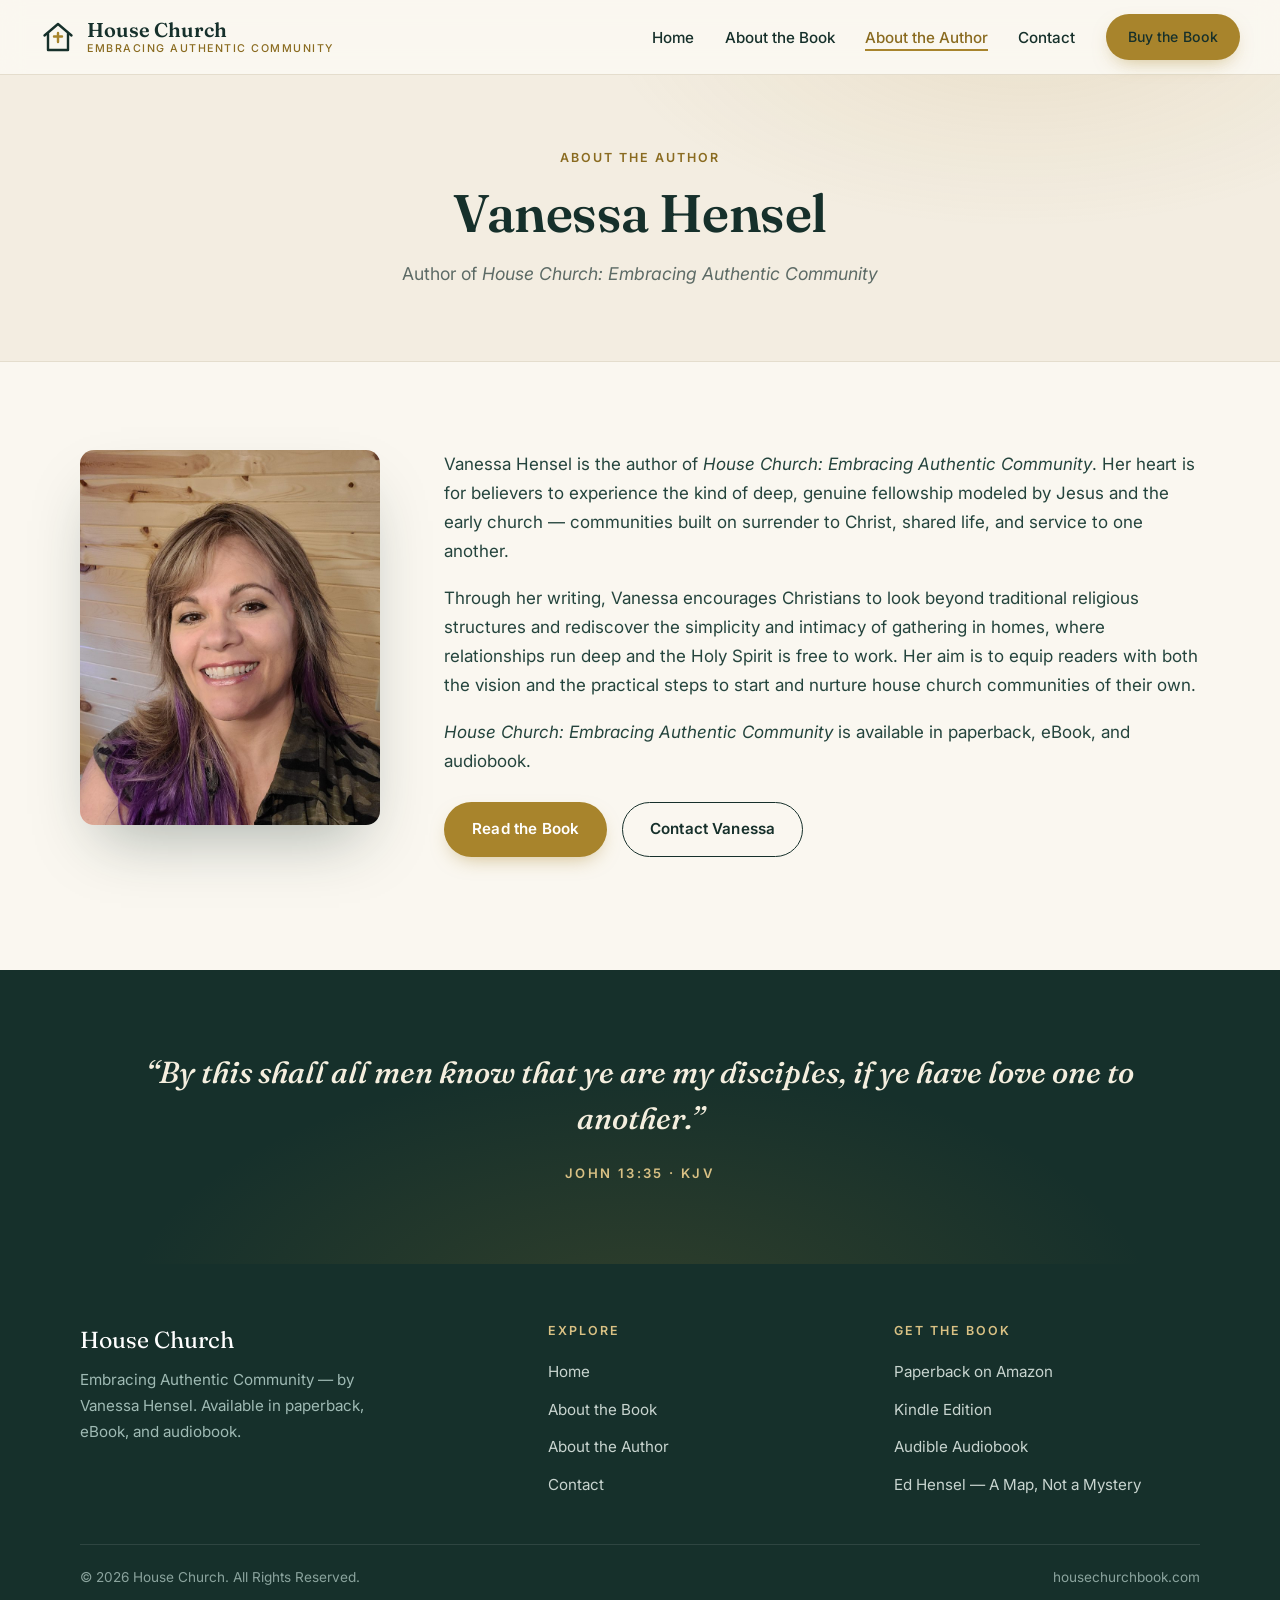
<file: about-the-author.html>
<!DOCTYPE html>
<html lang="en">
<head>
  <meta charset="UTF-8" />
  <meta name="viewport" content="width=device-width, initial-scale=1" />
  <title>About the Author — Vanessa Hensel</title>
  <meta name="description" content="About Vanessa Hensel, author of House Church: Embracing Authentic Community." />
  <link rel="icon" href="data:image/svg+xml,%3Csvg xmlns='http://www.w3.org/2000/svg' viewBox='0 0 36 36'%3E%3Cpath d='M4.5 16.5 18 5l13.5 11.5' fill='none' stroke='%2316302b' stroke-width='3' stroke-linecap='round' stroke-linejoin='round'/%3E%3Cpath d='M8 14.5V31h20V14.5' fill='none' stroke='%2316302b' stroke-width='3' stroke-linecap='round' stroke-linejoin='round'/%3E%3Cpath d='M18 14v9M14 17.5h8' fill='none' stroke='%23a8842c' stroke-width='3' stroke-linecap='round'/%3E%3C/svg%3E" />
  <link rel="preconnect" href="https://fonts.googleapis.com" />
  <link rel="preconnect" href="https://fonts.gstatic.com" crossorigin />
  <link href="https://fonts.googleapis.com/css2?family=Fraunces:ital,opsz,wght@0,9..144,500;0,9..144,600;1,9..144,500&family=Inter:wght@400;500;600&display=swap" rel="stylesheet" />
  <link rel="stylesheet" href="styles.css" />
</head>
<body>
  <header class="site-header">
    <nav class="nav">
      <a class="brand" href="index.html" aria-label="House Church — home">
        <svg width="36" height="36" viewBox="0 0 36 36" aria-hidden="true">
          <path d="M4.5 16.5 18 5l13.5 11.5" fill="none" stroke="#16302b" stroke-width="2.4" stroke-linecap="round" stroke-linejoin="round"/>
          <path d="M8 14.5V31h20V14.5" fill="none" stroke="#16302b" stroke-width="2.4" stroke-linecap="round" stroke-linejoin="round"/>
          <path d="M18 14v9M14 17.5h8" fill="none" stroke="#a8842c" stroke-width="2.4" stroke-linecap="round"/>
        </svg>
        <span class="brand-text">House Church<small>Embracing Authentic Community</small></span>
      </a>
      <button class="nav-toggle" aria-label="Open menu" aria-expanded="false"><span></span><span></span><span></span></button>
      <ul class="nav-links">
        <li><a href="index.html">Home</a></li>
        <li><a href="about-the-book.html">About the Book</a></li>
        <li><a href="about-the-author.html" class="active">About the Author</a></li>
        <li><a href="contact.html">Contact</a></li>
        <li class="nav-cta"><a class="btn btn-primary" href="https://www.amazon.com/dp/B0C9S1WPQV" target="_blank" rel="noopener">Buy the Book</a></li>
      </ul>
    </nav>
  </header>

  <main>
    <!-- Page hero -->
    <section class="page-hero">
      <div class="container">
        <span class="kicker">About the Author</span>
        <h1>Vanessa Hensel</h1>
        <p>Author of <em>House Church: Embracing Authentic Community</em></p>
      </div>
    </section>

    <!-- Bio -->
    <section class="section">
      <div class="container author-grid">
        <div>
          <!-- To add a photo: place author.jpg in the site folder. It will replace the monogram automatically. -->
          <img class="author-photo" src="author.jpg" alt="Vanessa Hensel"
               onerror="this.style.display='none';var f=document.getElementById('authorFallback');if(f)f.style.display='flex';" />
          <div class="author-photo-fallback" id="authorFallback" style="display:none;">VH</div>
        </div>
        <div>
          <p>Vanessa Hensel is the author of <em>House Church: Embracing Authentic Community</em>. Her heart is for believers to experience the kind of deep, genuine fellowship modeled by Jesus and the early church — communities built on surrender to Christ, shared life, and service to one another.</p>
          <p>Through her writing, Vanessa encourages Christians to look beyond traditional religious structures and rediscover the simplicity and intimacy of gathering in homes, where relationships run deep and the Holy Spirit is free to work. Her aim is to equip readers with both the vision and the practical steps to start and nurture house church communities of their own.</p>
          <!-- Ed: add Vanessa's personal bio details here (background, ministry, family, where she lives, etc.). -->
          <p><em>House Church: Embracing Authentic Community</em> is available in paperback, eBook, and audiobook.</p>
          <div class="hero-actions" style="margin-top:1.6rem;">
            <a class="btn btn-primary" href="https://www.amazon.com/dp/B0C9S1WPQV" target="_blank" rel="noopener">Read the Book</a>
            <a class="btn btn-outline" href="contact.html">Contact Vanessa</a>
          </div>
        </div>
      </div>
    </section>

    <!-- Scripture band -->
    <section class="quote-band">
      <div class="container">
        <blockquote>
          &ldquo;By this shall all men know that ye are my disciples, if ye have love one to another.&rdquo;
          <cite>John 13:35 &middot; KJV</cite>
        </blockquote>
      </div>
    </section>
  </main>

  <footer class="site-footer">
    <div class="container footer-grid">
      <div>
        <div class="footer-brand">House Church</div>
        <p class="footer-tag">Embracing Authentic Community — by Vanessa Hensel. Available in paperback, eBook, and audiobook.</p>
      </div>
      <div>
        <div class="footer-head">Explore</div>
        <ul class="footer-links">
          <li><a href="index.html">Home</a></li>
          <li><a href="about-the-book.html">About the Book</a></li>
          <li><a href="about-the-author.html">About the Author</a></li>
          <li><a href="contact.html">Contact</a></li>
        </ul>
      </div>
      <div>
        <div class="footer-head">Get the Book</div>
        <ul class="footer-links">
          <li><a href="https://www.amazon.com/dp/B0C9S1WPQV" target="_blank" rel="noopener">Paperback on Amazon</a></li>
          <li><a href="https://www.amazon.com/dp/B0C9S1WPQV" target="_blank" rel="noopener">Kindle Edition</a></li>
          <li><a href="https://www.amazon.com/dp/B0C9S1WPQV" target="_blank" rel="noopener">Audible Audiobook</a></li>
          <li><a href="https://edhensel.com" target="_blank" rel="noopener">Ed Hensel — A Map, Not a Mystery</a></li>
        </ul>
      </div>
    </div>
    <div class="container footer-bottom">
      <span>&copy; <span id="yr"></span> House Church. All Rights Reserved.</span>
      <span>housechurchbook.com</span>
    </div>
  </footer>
  <script src="site.js"></script>
</body>
</html>
</file>
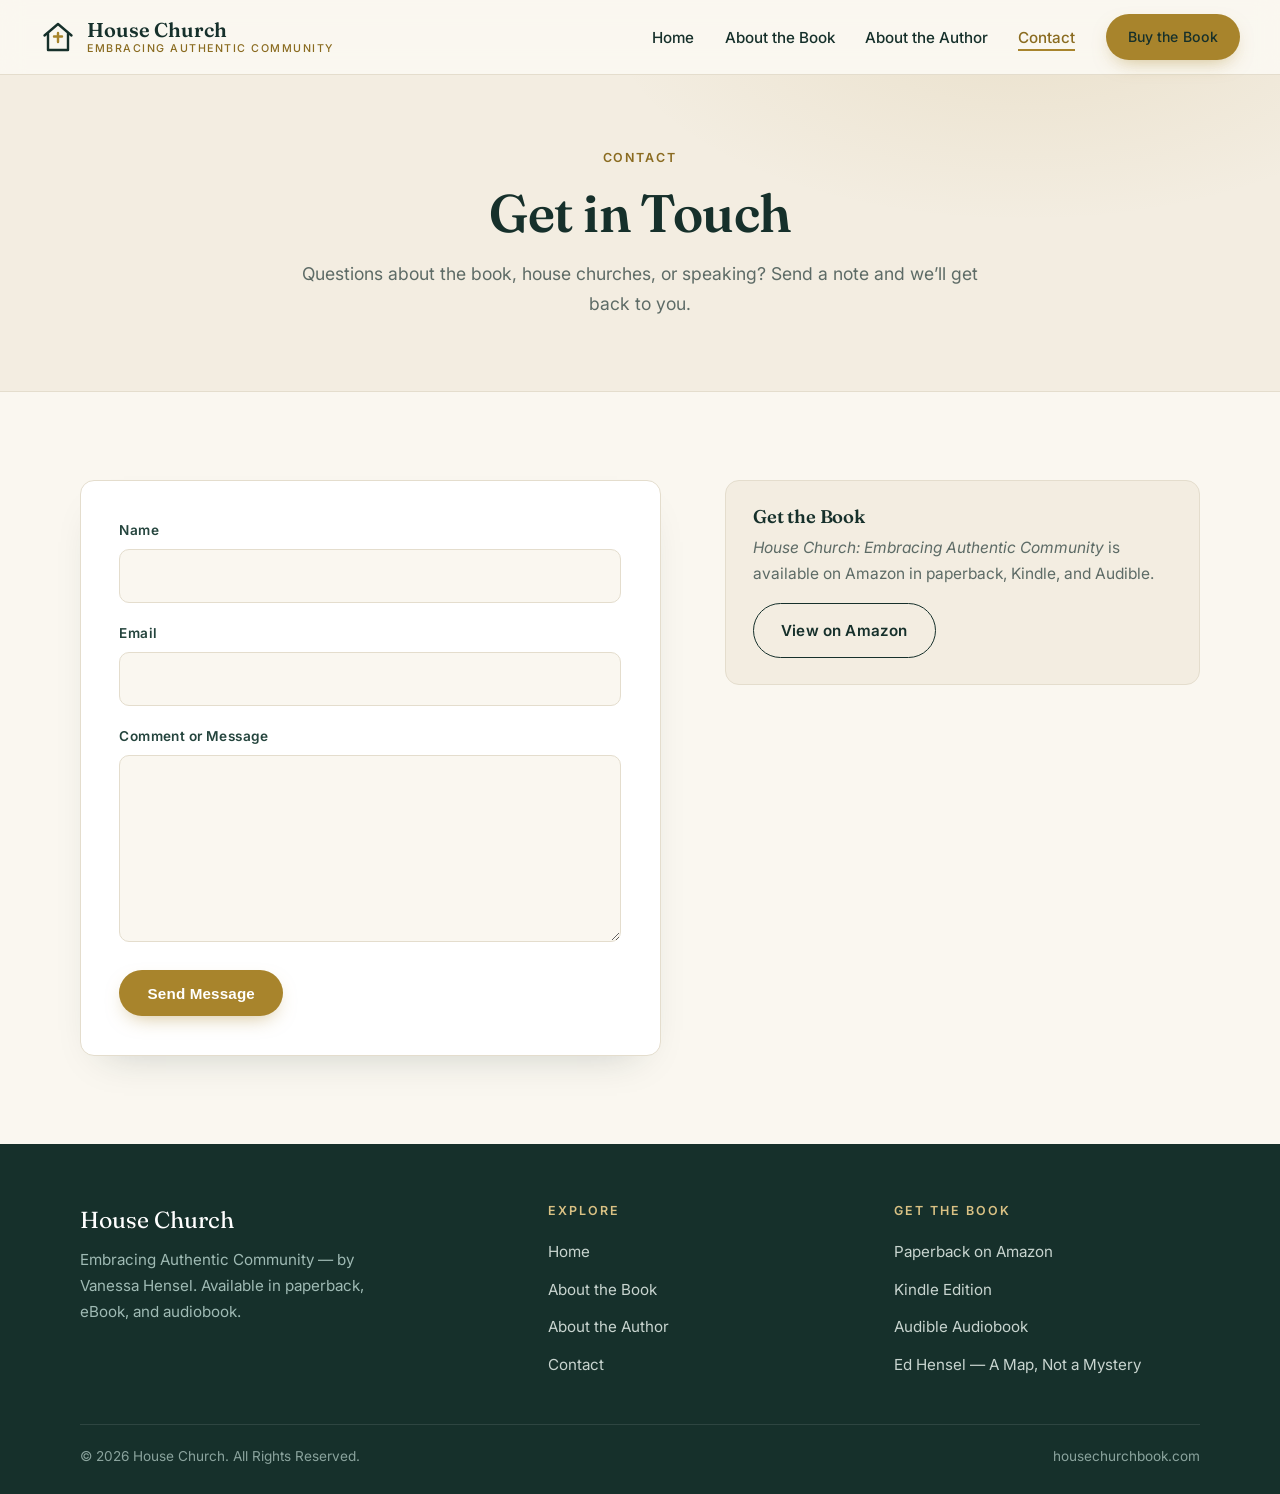
<file: contact.html>
<!DOCTYPE html>
<html lang="en">
<head>
  <meta charset="UTF-8" />
  <meta name="viewport" content="width=device-width, initial-scale=1" />
  <title>Contact — House Church: Embracing Authentic Community</title>
  <meta name="description" content="Get in touch about House Church: Embracing Authentic Community by Vanessa Hensel." />
  <link rel="icon" href="data:image/svg+xml,%3Csvg xmlns='http://www.w3.org/2000/svg' viewBox='0 0 36 36'%3E%3Cpath d='M4.5 16.5 18 5l13.5 11.5' fill='none' stroke='%2316302b' stroke-width='3' stroke-linecap='round' stroke-linejoin='round'/%3E%3Cpath d='M8 14.5V31h20V14.5' fill='none' stroke='%2316302b' stroke-width='3' stroke-linecap='round' stroke-linejoin='round'/%3E%3Cpath d='M18 14v9M14 17.5h8' fill='none' stroke='%23a8842c' stroke-width='3' stroke-linecap='round'/%3E%3C/svg%3E" />
  <link rel="preconnect" href="https://fonts.googleapis.com" />
  <link rel="preconnect" href="https://fonts.gstatic.com" crossorigin />
  <link href="https://fonts.googleapis.com/css2?family=Fraunces:ital,opsz,wght@0,9..144,500;0,9..144,600;1,9..144,500&family=Inter:wght@400;500;600&display=swap" rel="stylesheet" />
  <link rel="stylesheet" href="styles.css" />
</head>
<body>
  <header class="site-header">
    <nav class="nav">
      <a class="brand" href="index.html" aria-label="House Church — home">
        <svg width="36" height="36" viewBox="0 0 36 36" aria-hidden="true">
          <path d="M4.5 16.5 18 5l13.5 11.5" fill="none" stroke="#16302b" stroke-width="2.4" stroke-linecap="round" stroke-linejoin="round"/>
          <path d="M8 14.5V31h20V14.5" fill="none" stroke="#16302b" stroke-width="2.4" stroke-linecap="round" stroke-linejoin="round"/>
          <path d="M18 14v9M14 17.5h8" fill="none" stroke="#a8842c" stroke-width="2.4" stroke-linecap="round"/>
        </svg>
        <span class="brand-text">House Church<small>Embracing Authentic Community</small></span>
      </a>
      <button class="nav-toggle" aria-label="Open menu" aria-expanded="false"><span></span><span></span><span></span></button>
      <ul class="nav-links">
        <li><a href="index.html">Home</a></li>
        <li><a href="about-the-book.html">About the Book</a></li>
        <li><a href="about-the-author.html">About the Author</a></li>
        <li><a href="contact.html" class="active">Contact</a></li>
        <li class="nav-cta"><a class="btn btn-primary" href="https://www.amazon.com/dp/B0C9S1WPQV" target="_blank" rel="noopener">Buy the Book</a></li>
      </ul>
    </nav>
  </header>

  <main>
    <!-- Page hero -->
    <section class="page-hero">
      <div class="container">
        <span class="kicker">Contact</span>
        <h1>Get in Touch</h1>
        <p>Questions about the book, house churches, or speaking? Send a note and we&rsquo;ll get back to you.</p>
      </div>
    </section>

    <section class="section">
      <div class="container contact-grid">
        <div class="contact-card">
          <!-- Form delivery via FormSubmit (free). Messages are emailed to the address below. -->
          <form action="https://formsubmit.co/edthepilot1@gmail.com" method="POST">
            <input type="hidden" name="_subject" value="New message from housechurchbook.com" />
            <input type="hidden" name="_template" value="table" />
            <input type="hidden" name="_next" value="https://housechurchbook.com/thanks.html" />
            <input type="text" name="_honey" style="display:none" tabindex="-1" autocomplete="off" />
            <div class="form-field">
              <label for="name">Name</label>
              <input type="text" id="name" name="name" required />
            </div>
            <div class="form-field">
              <label for="email">Email</label>
              <input type="email" id="email" name="email" required />
            </div>
            <div class="form-field">
              <label for="message">Comment or Message</label>
              <textarea id="message" name="message" rows="6" required></textarea>
            </div>
            <button type="submit" class="btn btn-primary">Send Message</button>
          </form>
        </div>

        <div>
          <div class="aside-card">
            <h3>Get the Book</h3>
            <p><em>House Church: Embracing Authentic Community</em> is available on Amazon in paperback, Kindle, and Audible.</p>
            <a class="btn btn-outline" href="https://www.amazon.com/dp/B0C9S1WPQV" target="_blank" rel="noopener">View on Amazon</a>
          </div>
        </div>
      </div>
    </section>
  </main>

  <footer class="site-footer">
    <div class="container footer-grid">
      <div>
        <div class="footer-brand">House Church</div>
        <p class="footer-tag">Embracing Authentic Community — by Vanessa Hensel. Available in paperback, eBook, and audiobook.</p>
      </div>
      <div>
        <div class="footer-head">Explore</div>
        <ul class="footer-links">
          <li><a href="index.html">Home</a></li>
          <li><a href="about-the-book.html">About the Book</a></li>
          <li><a href="about-the-author.html">About the Author</a></li>
          <li><a href="contact.html">Contact</a></li>
        </ul>
      </div>
      <div>
        <div class="footer-head">Get the Book</div>
        <ul class="footer-links">
          <li><a href="https://www.amazon.com/dp/B0C9S1WPQV" target="_blank" rel="noopener">Paperback on Amazon</a></li>
          <li><a href="https://www.amazon.com/dp/B0C9S1WPQV" target="_blank" rel="noopener">Kindle Edition</a></li>
          <li><a href="https://www.amazon.com/dp/B0C9S1WPQV" target="_blank" rel="noopener">Audible Audiobook</a></li>
          <li><a href="https://edhensel.com" target="_blank" rel="noopener">Ed Hensel — A Map, Not a Mystery</a></li>
        </ul>
      </div>
    </div>
    <div class="container footer-bottom">
      <span>&copy; <span id="yr"></span> House Church. All Rights Reserved.</span>
      <span>housechurchbook.com</span>
    </div>
  </footer>
  <script src="site.js"></script>
</body>
</html>
</file>
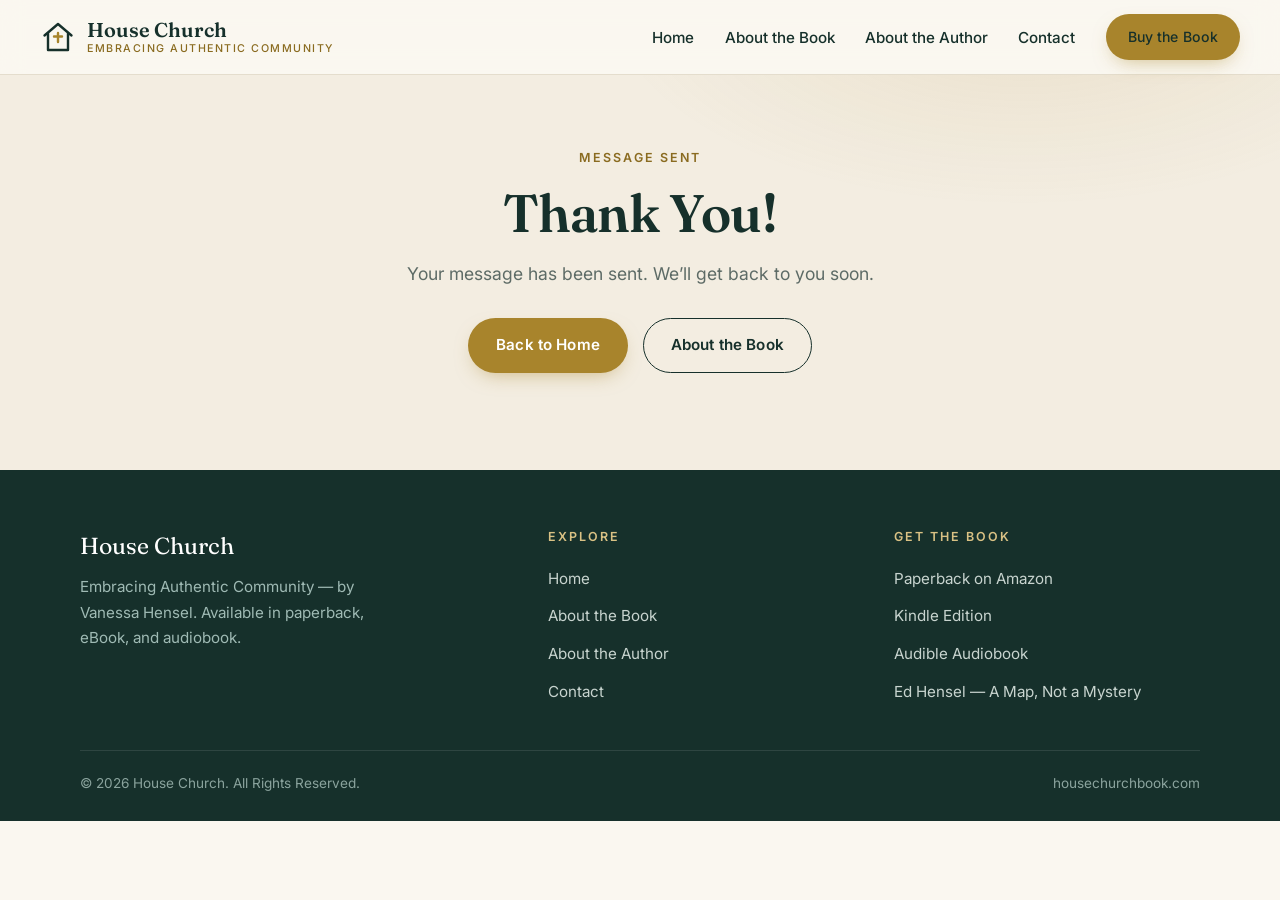
<file: thanks.html>
<!DOCTYPE html>
<html lang="en">
<head>
  <meta charset="UTF-8" />
  <meta name="viewport" content="width=device-width, initial-scale=1" />
  <title>Message Sent — House Church: Embracing Authentic Community</title>
  <meta name="robots" content="noindex" />
  <link rel="icon" href="data:image/svg+xml,%3Csvg xmlns='http://www.w3.org/2000/svg' viewBox='0 0 36 36'%3E%3Cpath d='M4.5 16.5 18 5l13.5 11.5' fill='none' stroke='%2316302b' stroke-width='3' stroke-linecap='round' stroke-linejoin='round'/%3E%3Cpath d='M8 14.5V31h20V14.5' fill='none' stroke='%2316302b' stroke-width='3' stroke-linecap='round' stroke-linejoin='round'/%3E%3Cpath d='M18 14v9M14 17.5h8' fill='none' stroke='%23a8842c' stroke-width='3' stroke-linecap='round'/%3E%3C/svg%3E" />
  <link rel="preconnect" href="https://fonts.googleapis.com" />
  <link rel="preconnect" href="https://fonts.gstatic.com" crossorigin />
  <link href="https://fonts.googleapis.com/css2?family=Fraunces:ital,opsz,wght@0,9..144,500;0,9..144,600;1,9..144,500&family=Inter:wght@400;500;600&display=swap" rel="stylesheet" />
  <link rel="stylesheet" href="styles.css" />
</head>
<body>
  <header class="site-header">
    <nav class="nav">
      <a class="brand" href="index.html" aria-label="House Church — home">
        <svg width="36" height="36" viewBox="0 0 36 36" aria-hidden="true">
          <path d="M4.5 16.5 18 5l13.5 11.5" fill="none" stroke="#16302b" stroke-width="2.4" stroke-linecap="round" stroke-linejoin="round"/>
          <path d="M8 14.5V31h20V14.5" fill="none" stroke="#16302b" stroke-width="2.4" stroke-linecap="round" stroke-linejoin="round"/>
          <path d="M18 14v9M14 17.5h8" fill="none" stroke="#a8842c" stroke-width="2.4" stroke-linecap="round"/>
        </svg>
        <span class="brand-text">House Church<small>Embracing Authentic Community</small></span>
      </a>
      <button class="nav-toggle" aria-label="Open menu" aria-expanded="false"><span></span><span></span><span></span></button>
      <ul class="nav-links">
        <li><a href="index.html">Home</a></li>
        <li><a href="about-the-book.html">About the Book</a></li>
        <li><a href="about-the-author.html">About the Author</a></li>
        <li><a href="contact.html">Contact</a></li>
        <li class="nav-cta"><a class="btn btn-primary" href="https://www.amazon.com/dp/B0C9S1WPQV" target="_blank" rel="noopener">Buy the Book</a></li>
      </ul>
    </nav>
  </header>

  <main>
    <section class="page-hero" style="border-bottom:0;">
      <div class="container">
        <span class="kicker">Message Sent</span>
        <h1>Thank You!</h1>
        <p>Your message has been sent. We&rsquo;ll get back to you soon.</p>
        <div class="hero-actions" style="justify-content:center;margin-top:1.8rem;">
          <a class="btn btn-primary" href="index.html">Back to Home</a>
          <a class="btn btn-outline" href="about-the-book.html">About the Book</a>
        </div>
      </div>
    </section>
  </main>

  <footer class="site-footer">
    <div class="container footer-grid">
      <div>
        <div class="footer-brand">House Church</div>
        <p class="footer-tag">Embracing Authentic Community — by Vanessa Hensel. Available in paperback, eBook, and audiobook.</p>
      </div>
      <div>
        <div class="footer-head">Explore</div>
        <ul class="footer-links">
          <li><a href="index.html">Home</a></li>
          <li><a href="about-the-book.html">About the Book</a></li>
          <li><a href="about-the-author.html">About the Author</a></li>
          <li><a href="contact.html">Contact</a></li>
        </ul>
      </div>
      <div>
        <div class="footer-head">Get the Book</div>
        <ul class="footer-links">
          <li><a href="https://www.amazon.com/dp/B0C9S1WPQV" target="_blank" rel="noopener">Paperback on Amazon</a></li>
          <li><a href="https://www.amazon.com/dp/B0C9S1WPQV" target="_blank" rel="noopener">Kindle Edition</a></li>
          <li><a href="https://www.amazon.com/dp/B0C9S1WPQV" target="_blank" rel="noopener">Audible Audiobook</a></li>
          <li><a href="https://edhensel.com" target="_blank" rel="noopener">Ed Hensel — A Map, Not a Mystery</a></li>
        </ul>
      </div>
    </div>
    <div class="container footer-bottom">
      <span>&copy; <span id="yr"></span> House Church. All Rights Reserved.</span>
      <span>housechurchbook.com</span>
    </div>
  </footer>
  <script src="site.js"></script>
</body>
</html>
</file>
<file: styles.css>
/* ============================================================
   House Church — Embracing Authentic Community
   Design system: deep forest green, warm cream, aged bronze
   ============================================================ */

:root {
  --ink: #16302b;            /* deep forest green (text / dark bg) */
  --ink-soft: #24443d;
  --pine: #1e3a34;
  --cream: #faf7f0;          /* page background */
  --paper: #ffffff;
  --sand: #f3ede1;           /* alt section background */
  --bronze: #a8842c;         /* accent */
  --bronze-dark: #8a6b20;
  --bronze-soft: #d9c184;
  --muted: #5d6b66;
  --line: #e4ddcd;
  --shadow-lg: 0 30px 60px -20px rgba(22, 48, 43, .35);
  --radius: 14px;
  --font-display: "Fraunces", Georgia, serif;
  --font-body: "Inter", -apple-system, BlinkMacSystemFont, "Segoe UI", sans-serif;
}

*, *::before, *::after { box-sizing: border-box; }

html { scroll-behavior: smooth; }

body {
  margin: 0;
  font-family: var(--font-body);
  font-size: 1.0625rem;
  line-height: 1.7;
  color: var(--ink);
  background: var(--cream);
  -webkit-font-smoothing: antialiased;
}

img { max-width: 100%; display: block; }

h1, h2, h3, h4 {
  font-family: var(--font-display);
  font-weight: 600;
  line-height: 1.15;
  margin: 0 0 .5em;
  color: var(--ink);
  letter-spacing: -.01em;
}

p { margin: 0 0 1.1em; }

a { color: var(--bronze-dark); text-decoration: none; }
a:hover { color: var(--bronze); }

.container {
  width: min(1120px, 92%);
  margin-inline: auto;
}

/* ---------- Buttons ---------- */
.btn {
  display: inline-flex;
  align-items: center;
  justify-content: center;
  gap: .5rem;
  padding: .85rem 1.7rem;
  border-radius: 999px;
  font-weight: 600;
  font-size: .95rem;
  letter-spacing: .01em;
  transition: all .25s ease;
  border: 1.5px solid transparent;
  cursor: pointer;
}
.btn-primary {
  background: var(--bronze);
  color: #fff;
  box-shadow: 0 8px 20px -8px rgba(168, 132, 44, .55);
}
.btn-primary:hover {
  background: var(--bronze-dark);
  color: #fff;
  transform: translateY(-2px);
  box-shadow: 0 12px 24px -8px rgba(168, 132, 44, .6);
}
.btn-outline {
  border-color: var(--ink);
  color: var(--ink);
  background: transparent;
}
.btn-outline:hover {
  background: var(--ink);
  color: var(--cream);
  transform: translateY(-2px);
}
.btn-light {
  background: var(--cream);
  color: var(--ink);
}
.btn-light:hover {
  background: #fff;
  color: var(--ink);
  transform: translateY(-2px);
}

/* ---------- Header / Nav ---------- */
.site-header {
  position: sticky;
  top: 0;
  z-index: 50;
  background: rgba(250, 247, 240, .88);
  backdrop-filter: blur(12px);
  -webkit-backdrop-filter: blur(12px);
  border-bottom: 1px solid var(--line);
}
.nav {
  width: min(1200px, 94%);
  margin-inline: auto;
  display: flex;
  align-items: center;
  justify-content: space-between;
  padding: .9rem 0;
}
.brand {
  display: flex;
  align-items: center;
  gap: .7rem;
  color: var(--ink);
}
.brand svg { flex: 0 0 auto; }
.brand-text {
  font-family: var(--font-display);
  font-size: 1.25rem;
  font-weight: 600;
  line-height: 1.1;
  display: flex;
  flex-direction: column;
}
.brand-text small {
  font-family: var(--font-body);
  font-size: .67rem;
  font-weight: 500;
  letter-spacing: .14em;
  text-transform: uppercase;
  color: var(--bronze-dark);
  margin-top: .15rem;
}
.nav-links {
  display: flex;
  align-items: center;
  gap: 1.9rem;
  list-style: none;
  margin: 0;
  padding: 0;
}
.nav-links a {
  color: var(--ink);
  font-weight: 500;
  font-size: .95rem;
  position: relative;
  padding: .3rem 0;
}
.nav-links a:not(.btn)::after {
  content: "";
  position: absolute;
  left: 0; right: 100%;
  bottom: 0;
  height: 2px;
  background: var(--bronze);
  transition: right .25s ease;
}
.nav-links a:not(.btn):hover::after,
.nav-links a.active::after { right: 0; }
.nav-links a.active { color: var(--bronze-dark); }
.nav-cta .btn { padding: .6rem 1.3rem; font-size: .88rem; }

.nav-toggle {
  display: none;
  flex-direction: column;
  gap: 5px;
  background: none;
  border: 0;
  padding: .5rem;
  cursor: pointer;
}
.nav-toggle span {
  width: 24px; height: 2px;
  background: var(--ink);
  transition: .25s;
}

/* ---------- Hero ---------- */
.hero {
  position: relative;
  overflow: hidden;
  background:
    radial-gradient(900px 500px at 85% -10%, rgba(168, 132, 44, .10), transparent 60%),
    radial-gradient(700px 500px at -10% 110%, rgba(30, 58, 52, .08), transparent 60%),
    var(--cream);
}
.hero-grid {
  display: grid;
  grid-template-columns: 1.15fr .85fr;
  align-items: center;
  gap: clamp(2rem, 6vw, 5rem);
  padding: clamp(3.5rem, 8vw, 6.5rem) 0;
}
.eyebrow {
  display: inline-block;
  font-size: .78rem;
  font-weight: 600;
  letter-spacing: .16em;
  text-transform: uppercase;
  color: var(--bronze-dark);
  border: 1px solid var(--bronze-soft);
  background: rgba(217, 193, 132, .15);
  border-radius: 999px;
  padding: .35rem 1rem;
  margin-bottom: 1.4rem;
}
.hero h1 {
  font-size: clamp(2.6rem, 5.5vw, 4.2rem);
  margin-bottom: .35em;
}
.hero h1 em {
  font-style: italic;
  font-weight: 500;
  color: var(--bronze-dark);
}
.lead {
  font-size: clamp(1.1rem, 1.5vw, 1.25rem);
  color: var(--muted);
  max-width: 34em;
  margin-bottom: 1.8em;
}
.hero-actions {
  display: flex;
  flex-wrap: wrap;
  gap: .9rem;
  margin-bottom: 1.6rem;
}
.formats {
  display: flex;
  flex-wrap: wrap;
  gap: .5rem;
  align-items: center;
}
.format-chip {
  font-size: .8rem;
  font-weight: 500;
  color: var(--ink-soft);
  background: var(--paper);
  border: 1px solid var(--line);
  border-radius: 999px;
  padding: .3rem .85rem;
}

/* Book cover presentation */
.book-cover-wrap {
  position: relative;
  display: flex;
  justify-content: center;
}
.book-cover-wrap::before {
  content: "";
  position: absolute;
  inset: -9% -14%;
  background: radial-gradient(closest-side, rgba(168, 132, 44, .16), transparent 70%);
  z-index: 0;
}
.book-frame {
  position: relative;
  z-index: 1;
  transform: rotate(2.5deg);
  transition: transform .4s ease;
}
.book-frame:hover { transform: rotate(0deg) scale(1.02); }
.book-frame img,
.cover-fallback {
  width: clamp(240px, 26vw, 330px);
  aspect-ratio: 324 / 500;
  object-fit: cover;
  border-radius: 6px;
  box-shadow:
    0 1px 2px rgba(22,48,43,.2),
    0 12px 24px -8px rgba(22,48,43,.3),
    var(--shadow-lg);
  border: 1px solid rgba(255,255,255,.4);
}
.cover-fallback {
  display: flex;
  flex-direction: column;
  align-items: center;
  justify-content: center;
  text-align: center;
  gap: .4rem;
  padding: 2rem;
  background: linear-gradient(160deg, var(--pine), var(--ink) 70%);
  color: var(--cream);
}
.cover-fallback .cf-title {
  font-family: var(--font-display);
  font-size: 1.9rem;
  line-height: 1.1;
}
.cover-fallback .cf-sub {
  font-size: .85rem;
  letter-spacing: .12em;
  text-transform: uppercase;
  color: var(--bronze-soft);
}
.cover-fallback .cf-author {
  margin-top: 1.2rem;
  font-size: .9rem;
  color: rgba(250,247,240,.85);
}

/* ---------- Sections ---------- */
.section { padding: clamp(3.5rem, 7vw, 5.5rem) 0; }
.section.alt { background: var(--sand); border-block: 1px solid var(--line); }
.section-head {
  max-width: 46em;
  margin: 0 auto 2.8rem;
  text-align: center;
}
.section-head h2 {
  font-size: clamp(1.9rem, 3.4vw, 2.6rem);
  margin-bottom: .45em;
}
.section-head p { color: var(--muted); font-size: 1.08rem; }
.kicker {
  display: block;
  font-family: var(--font-body);
  font-size: .78rem;
  font-weight: 600;
  letter-spacing: .16em;
  text-transform: uppercase;
  color: var(--bronze-dark);
  margin-bottom: .9rem;
}
.lead-narrow {
  max-width: 44em;
  font-size: 1.12rem;
  color: var(--ink-soft);
}
.lead-narrow p:first-child::first-letter {
  font-family: var(--font-display);
  font-size: 3.4em;
  float: left;
  line-height: .85;
  padding-right: .12em;
  color: var(--bronze-dark);
}

/* Scripture / pull-quote band */
.quote-band {
  background:
    radial-gradient(800px 400px at 50% 120%, rgba(168,132,44,.18), transparent 65%),
    var(--ink);
  color: var(--cream);
  text-align: center;
  padding: clamp(3.5rem, 7vw, 5rem) 0;
}
.quote-band blockquote {
  margin: 0 auto;
  max-width: 42em;
  font-family: var(--font-display);
  font-size: clamp(1.4rem, 2.6vw, 1.9rem);
  font-weight: 500;
  font-style: italic;
  line-height: 1.5;
  color: #f4eede;
}
.quote-band cite {
  display: block;
  margin-top: 1.4rem;
  font-family: var(--font-body);
  font-style: normal;
  font-size: .82rem;
  font-weight: 600;
  letter-spacing: .18em;
  text-transform: uppercase;
  color: var(--bronze-soft);
}

/* Cards */
.cards {
  display: grid;
  grid-template-columns: repeat(4, 1fr);
  gap: 1.3rem;
}
.card {
  background: var(--paper);
  border: 1px solid var(--line);
  border-radius: var(--radius);
  padding: 1.9rem 1.6rem;
  transition: transform .25s ease, box-shadow .25s ease;
}
.card:hover {
  transform: translateY(-5px);
  box-shadow: 0 20px 40px -18px rgba(22,48,43,.25);
}
.card .num {
  font-family: var(--font-display);
  font-size: .95rem;
  font-weight: 600;
  color: var(--bronze-dark);
  display: inline-flex;
  align-items: center;
  justify-content: center;
  width: 2.3rem; height: 2.3rem;
  border: 1px solid var(--bronze-soft);
  border-radius: 999px;
  margin-bottom: 1.1rem;
  background: rgba(217,193,132,.12);
}
.card h3 { font-size: 1.22rem; margin-bottom: .4em; }
.card p { color: var(--muted); font-size: .95rem; margin: 0; }

/* Checklist */
.checklist {
  list-style: none;
  margin: 0 auto;
  padding: 0;
  max-width: 38em;
  display: grid;
  gap: .9rem;
}
.checklist li {
  position: relative;
  background: var(--paper);
  border: 1px solid var(--line);
  border-radius: 10px;
  padding: 1rem 1.3rem 1rem 3.2rem;
  font-size: 1.02rem;
}
.checklist li::before {
  content: "";
  position: absolute;
  left: 1.1rem; top: 1.15rem;
  width: 1.3rem; height: 1.3rem;
  border-radius: 999px;
  background: var(--bronze) url("data:image/svg+xml,%3Csvg xmlns='http://www.w3.org/2000/svg' viewBox='0 0 24 24' fill='none' stroke='%23ffffff' stroke-width='3.4' stroke-linecap='round' stroke-linejoin='round'%3E%3Cpath d='M5 13l4 4L19 7'/%3E%3C/svg%3E") center/62% no-repeat;
}

/* Author preview / author page */
.author-grid {
  display: grid;
  grid-template-columns: 300px 1fr;
  gap: clamp(2rem, 5vw, 4rem);
  align-items: start;
}
.author-photo,
.author-photo-fallback {
  width: 100%;
  aspect-ratio: 4 / 5;
  object-fit: cover;
  border-radius: var(--radius);
  box-shadow: var(--shadow-lg);
}
.author-photo-fallback {
  display: flex;
  align-items: center;
  justify-content: center;
  font-family: var(--font-display);
  font-size: 4.5rem;
  color: var(--bronze-soft);
  background: linear-gradient(160deg, var(--pine), var(--ink));
}
.author-grid h2 { font-size: clamp(1.8rem, 3vw, 2.4rem); }
.author-grid p { color: var(--ink-soft); }

/* CTA band */
.cta-band {
  background:
    radial-gradient(700px 350px at 15% -30%, rgba(217,193,132,.22), transparent 60%),
    linear-gradient(150deg, var(--pine), var(--ink) 75%);
  color: var(--cream);
  text-align: center;
  padding: clamp(3.8rem, 8vw, 6rem) 0;
}
.cta-band h2 {
  color: #fff;
  font-size: clamp(2rem, 4vw, 2.9rem);
  margin-bottom: .4em;
}
.cta-band p {
  color: rgba(250,247,240,.8);
  max-width: 38em;
  margin: 0 auto 2rem;
  font-size: 1.1rem;
}

/* ---------- Contact ---------- */
.contact-grid {
  display: grid;
  grid-template-columns: 1.1fr .9fr;
  gap: clamp(2rem, 5vw, 4rem);
  align-items: start;
}
.contact-card {
  background: var(--paper);
  border: 1px solid var(--line);
  border-radius: var(--radius);
  padding: clamp(1.6rem, 3vw, 2.4rem);
  box-shadow: 0 18px 40px -24px rgba(22,48,43,.25);
}
.form-field { margin-bottom: 1.2rem; }
.form-field label {
  display: block;
  font-size: .85rem;
  font-weight: 600;
  letter-spacing: .03em;
  margin-bottom: .4rem;
  color: var(--ink-soft);
}
.form-field input,
.form-field textarea {
  width: 100%;
  font: inherit;
  font-size: .98rem;
  color: var(--ink);
  background: var(--cream);
  border: 1px solid var(--line);
  border-radius: 10px;
  padding: .8rem 1rem;
  transition: border-color .2s, box-shadow .2s;
}
.form-field input:focus,
.form-field textarea:focus {
  outline: none;
  border-color: var(--bronze);
  box-shadow: 0 0 0 3px rgba(168,132,44,.15);
}
.aside-card {
  background: var(--sand);
  border: 1px solid var(--line);
  border-radius: var(--radius);
  padding: 1.6rem 1.7rem;
  margin-bottom: 1.4rem;
}
.aside-card h3 { font-size: 1.15rem; margin-bottom: .4em; }
.aside-card p { color: var(--muted); font-size: .97rem; margin-bottom: 1em; }
.aside-card p:last-child { margin-bottom: 0; }

/* ---------- Footer ---------- */
.site-footer {
  background: var(--ink);
  color: #c8d4cf;
  padding-top: 3.5rem;
}
.footer-grid {
  display: grid;
  grid-template-columns: 1.4fr 1fr 1fr;
  gap: 2.5rem;
  padding-bottom: 2.8rem;
}
.footer-brand {
  font-family: var(--font-display);
  font-size: 1.45rem;
  color: #fff;
  margin-bottom: .5rem;
}
.footer-tag {
  color: #9fbab4;
  max-width: 30ch;
  font-size: .95rem;
}
.footer-head {
  font-size: .78rem;
  font-weight: 600;
  letter-spacing: .16em;
  text-transform: uppercase;
  color: var(--bronze-soft);
  margin-bottom: 1rem;
}
.footer-links {
  list-style: none;
  margin: 0;
  padding: 0;
  display: grid;
  gap: .55rem;
}
.footer-links a { color: #c8d4cf; font-size: .95rem; }
.footer-links a:hover { color: #fff; }
.footer-bottom {
  border-top: 1px solid rgba(255,255,255,.1);
  padding: 1.3rem 0 1.6rem;
  font-size: .85rem;
  color: #8aa39d;
  display: flex;
  justify-content: space-between;
  flex-wrap: wrap;
  gap: .5rem;
}

/* ---------- Page hero (interior pages) ---------- */
.page-hero {
  background:
    radial-gradient(700px 350px at 80% -20%, rgba(168,132,44,.12), transparent 60%),
    var(--sand);
  border-bottom: 1px solid var(--line);
  text-align: center;
  padding: clamp(3rem, 6vw, 4.5rem) 0;
}
.page-hero h1 { font-size: clamp(2.2rem, 4.5vw, 3.3rem); margin-bottom: .3em; }
.page-hero p {
  color: var(--muted);
  max-width: 40em;
  margin: 0 auto;
  font-size: 1.1rem;
}

/* ---------- Responsive ---------- */
@media (max-width: 960px) {
  .cards { grid-template-columns: repeat(2, 1fr); }
  .hero-grid { grid-template-columns: 1fr; text-align: center; }
  .hero .lead { margin-inline: auto; }
  .hero-actions, .formats { justify-content: center; }
  .book-cover-wrap { order: -1; margin-bottom: .5rem; }
  .book-frame img, .cover-fallback { width: clamp(210px, 40vw, 280px); }
  .author-grid { grid-template-columns: 1fr; }
  .author-photo, .author-photo-fallback { max-width: 320px; margin-inline: auto; }
  .contact-grid { grid-template-columns: 1fr; }
  .footer-grid { grid-template-columns: 1fr 1fr; }
}

@media (max-width: 760px) {
  .nav-toggle { display: flex; }
  .nav-links {
    position: absolute;
    top: 100%;
    left: 0; right: 0;
    flex-direction: column;
    align-items: stretch;
    gap: 0;
    background: var(--cream);
    border-bottom: 1px solid var(--line);
    box-shadow: 0 24px 40px -20px rgba(22,48,43,.25);
    max-height: 0;
    overflow: hidden;
    transition: max-height .3s ease;
  }
  .nav-links.open { max-height: 420px; }
  .nav-links li { border-top: 1px solid var(--line); }
  .nav-links a { display: block; padding: 1rem 5%; }
  .nav-links a:not(.btn)::after { display: none; }
  .nav-cta { padding: 1rem 5%; }
  .cards { grid-template-columns: 1fr; }
  .footer-grid { grid-template-columns: 1fr; gap: 1.8rem; }
}
</file>
